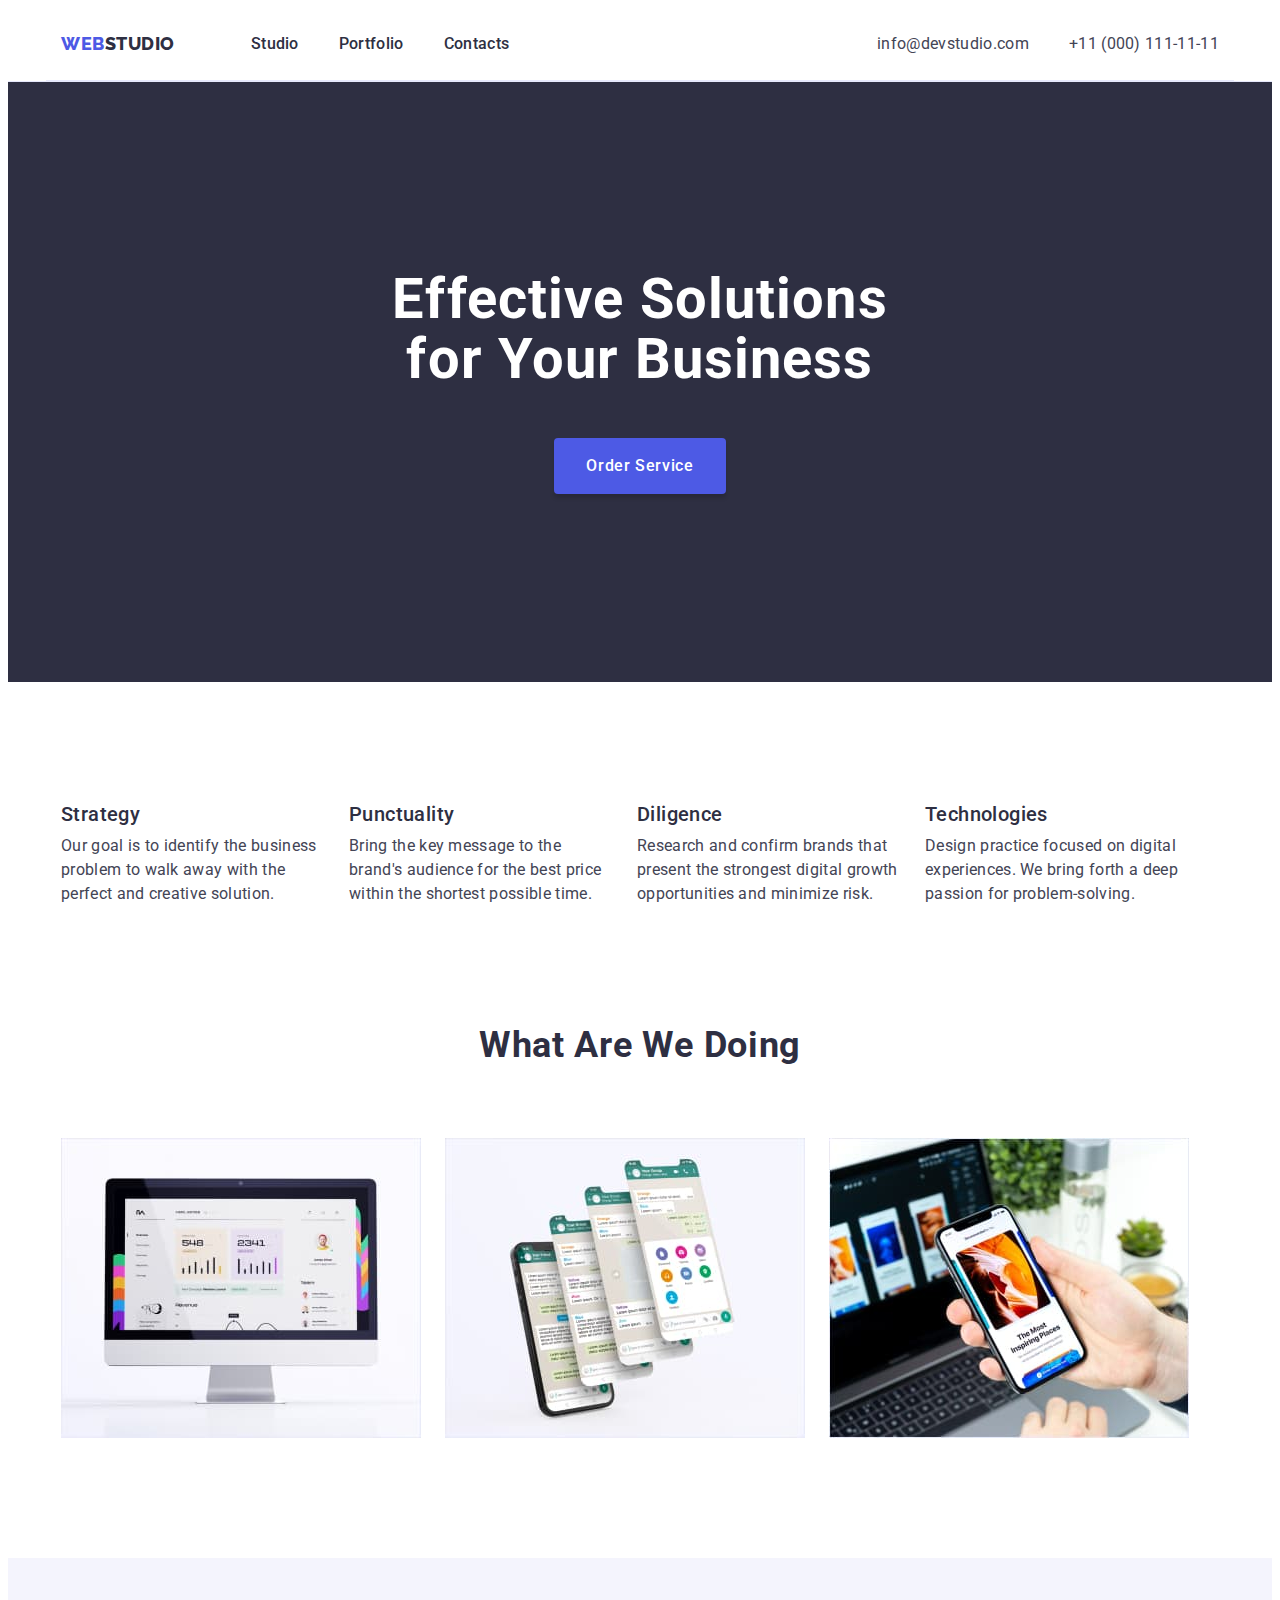
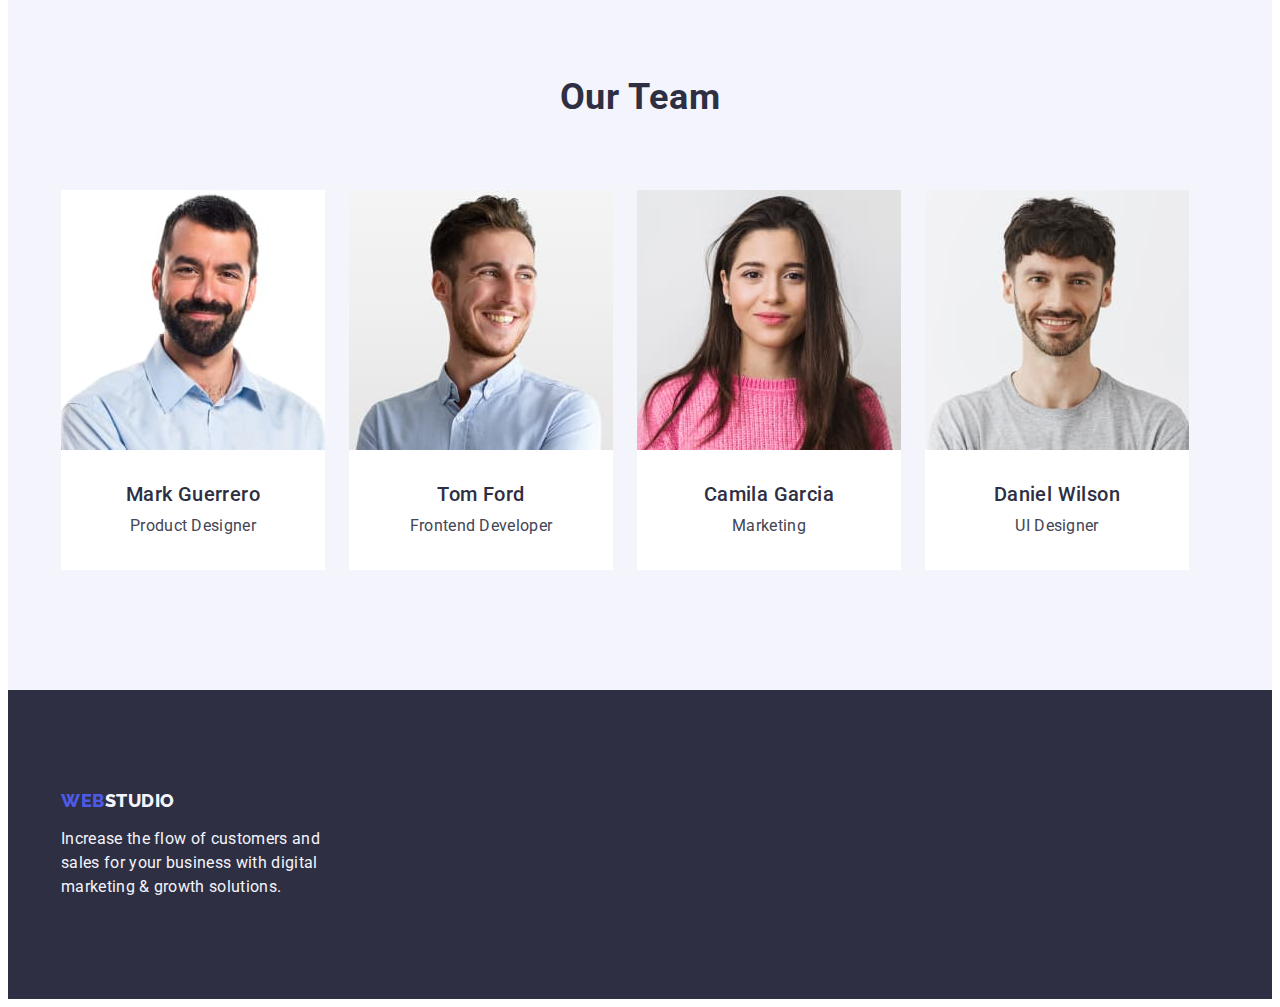
<file: index.html>
<!DOCTYPE html>
<html lang="en">
  <head>
    <meta charset="UTF-8" />
    <meta http-equiv="X-UA-Compatible" content="IE=edge" />
    <meta name="viewport" content="width=device-width, initial-scale=1.0" />
    <title>Document</title>
    <link
      rel="stylesheet"
      href="https://cdnjs.cloudflare.com/ajax/libs/modern-normalize/1.1.0/modern-normalize.min.css"
      integrity="sha512-wpPYUAdjBVSE4KJnH1VR1HeZfpl1ub8YT/NKx4PuQ5NmX2tKuGu6U/JRp5y+Y8XG2tV+wKQpNHVUX03MfMFn9Q=="
      crossorigin="anonymous"
      referrerpolicy="no-referrer"
    />
    <link rel="preconnect" href="https://fonts.googleapis.com" />
    <link rel="preconnect" href="https://fonts.gstatic.com" crossorigin />
    <link
      href="https://fonts.googleapis.com/css2?family=Raleway:wght@800&family=Roboto:wght@400;500;700;900&display=swap"
      rel="stylesheet"
    />
    <link rel="stylesheet" href="./css/styles.css" />
  </head>
  <body>
    <header class="header">
      <div class="container container-header">
        <nav class="header-navigation">
          <a href="./index.html" class="main-link link"
            >Web<span class="main-link-span">Studio</span></a
          >
          <ul class="list link header-navigation-nav">
            <li><a href="./index.html" class="list-item link">Studio</a></li>
            <li>
              <a href="./portfolio.html" class="list-item link">Portfolio</a>
            </li>
            <li><a href="" class="list-item link">Contacts </a></li>
          </ul>
        </nav>
        <address class="address-main auth-nav">
          <ul class="list link">
            <li>
              <a href="mailto:info@devstudio.com" class="address link"
                >info@devstudio.com</a
              >
            </li>
            <li>
              <a href="tel:+110001111111" class="address link"
                >+11 (000) 111-11-11</a
              >
            </li>
          </ul>
        </address>
      </div>
    </header>
    <main>
      <section class="hero-section">
        <div class="container">
          <h1 class="hero">Effective Solutions for Your Business</h1>
          <button type="button" class="button">Order Service</button>
        </div>
      </section>
      <section class="features-main">
        <div class="container">
          <h2 class="hero-text visually-hidden" hidden>Features</h2>
          <ul class="list link features-list">
            <li class="features-list-item">
              <h3 class="features-header-item">Strategy</h3>
              <p class="features-header-text">
                Our goal is to identify the business problem to walk away with
                the perfect and creative solution.
              </p>
            </li>
            <li class="features-list-item">
              <h3 class="features-header-item">Punctuality</h3>
              <p class="features-header-text">
                Bring the key message to the brand's audience for the best price
                within the shortest possible time.
              </p>
            </li>
            <li class="features-list-item">
              <h3 class="features-header-item">Diligence</h3>
              <p class="features-header-text">
                Research and confirm brands that present the strongest digital
                growth opportunities and minimize risk.
              </p>
            </li>
            <li class="features-list-item">
              <h3 class="features-header-item">Technologies</h3>
              <p class="features-header-text">
                Design practice focused on digital experiences. We bring forth a
                deep passion for problem-solving.
              </p>
            </li>
          </ul>
        </div>
      </section>
      <section class="our-works">
        <div class="container">
          <h2 class="header-item">What are we doing</h2>
          <ul class="list our-works-items">
            <li class="photos-works">
              <img
                src="./images/photo1.jpg"
                alt="computer"
                width="360"
                height="300"
              />
            </li>
            <li class="photos-works">
              <img
                src="./images/photo2.jpg"
                alt="phones"
                width="360"
                height="300"
              />
            </li>
            <li class="photos-works">
              <img
                src="./images/photo3.jpg"
                alt="phone in hand"
                width="360"
                height="300"
              />
            </li>
          </ul>
        </div>
      </section>
      <section class="team-section">
        <div class="container">
          <h2 class="header-item">Our Team</h2>
          <ul class="list team-items">
            <li class="team-member">
              <img
                src="./images/phototeam1.jpg"
                alt="Mark Guerrero"
                width="264"
                height="260"
              />
              <div class="team-member-text">
                <h3 class="team-header-item">Mark Guerrero</h3>
                <p class="team-header-text">Product Designer</p>
              </div>
            </li>
            <li class="team-member">
              <img
                src="./images/phototeam2.jpg"
                alt="Tom Ford"
                width="264"
                height="260"
              />
              <div class="team-member-text">
                <h3 class="team-header-item">Tom Ford</h3>
                <p class="team-header-text">Frontend Developer</p>
              </div>
            </li>
            <li class="team-member">
              <img
                src="./images/phototeam3.jpg"
                alt="Camila Garcia"
                width="264"
                height="260"
              />
              <div class="team-member-text">
                <h3 class="team-header-item">Camila Garcia</h3>
                <p class="team-header-text">Marketing</p>
              </div>
            </li>
            <li class="team-member">
              <img
                src="./images/phototeam4.jpg"
                alt="Daniel Wilson"
                width="264"
                height="260"
              />
              <div class="team-member-text">
                <h3 class="team-header-item">Daniel Wilson</h3>
                <p class="team-header-text">UI Designer</p>
              </div>
            </li>
          </ul>
        </div>
      </section>
    </main>
    <footer>
      <section class="footer">
        <div class="container">
          <div class="footer-items">
            <a href="./index.html" class="main-link link"
              >Web<span class="footer-link-span">Studio</span></a
            >
            <p class="footer-text">
              Increase the flow of customers and sales for your business with
              digital marketing & growth solutions.
            </p>
          </div>
        </div>
      </section>
    </footer>
  </body>
</html>
</file>
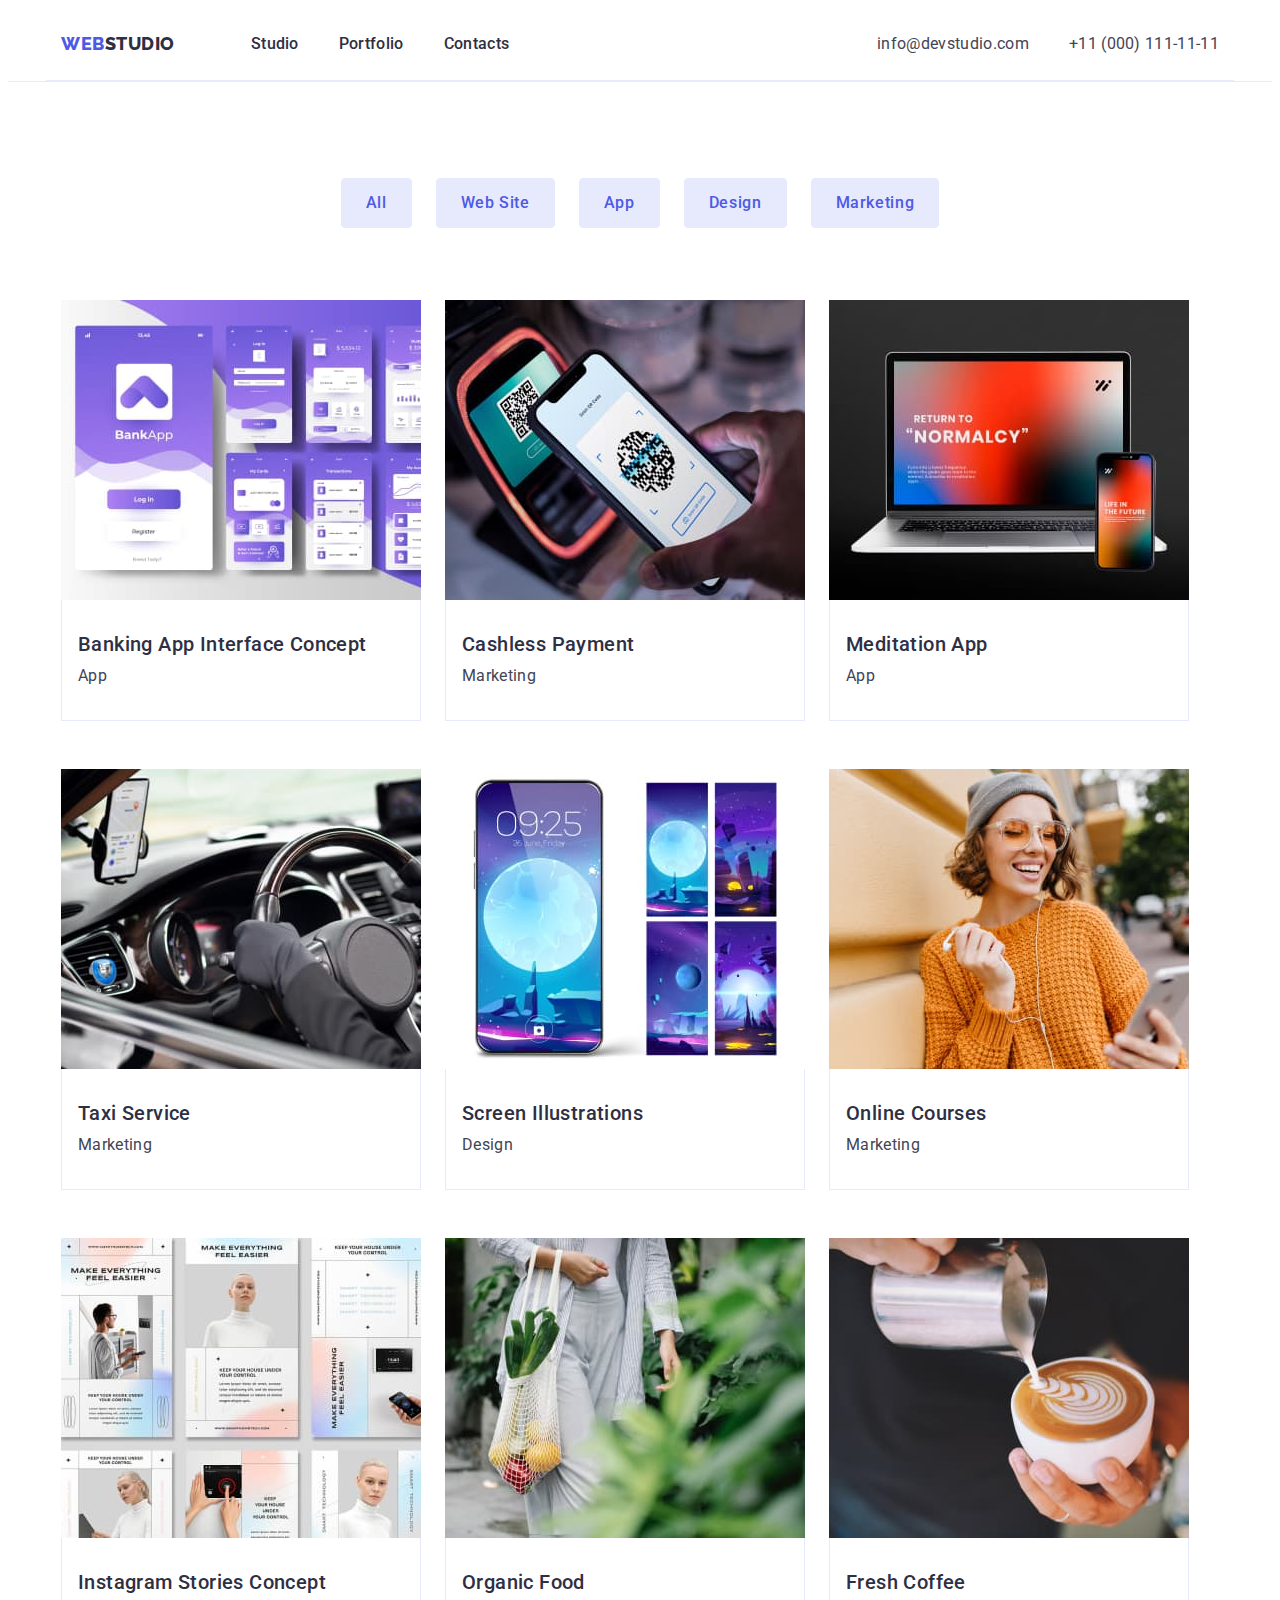
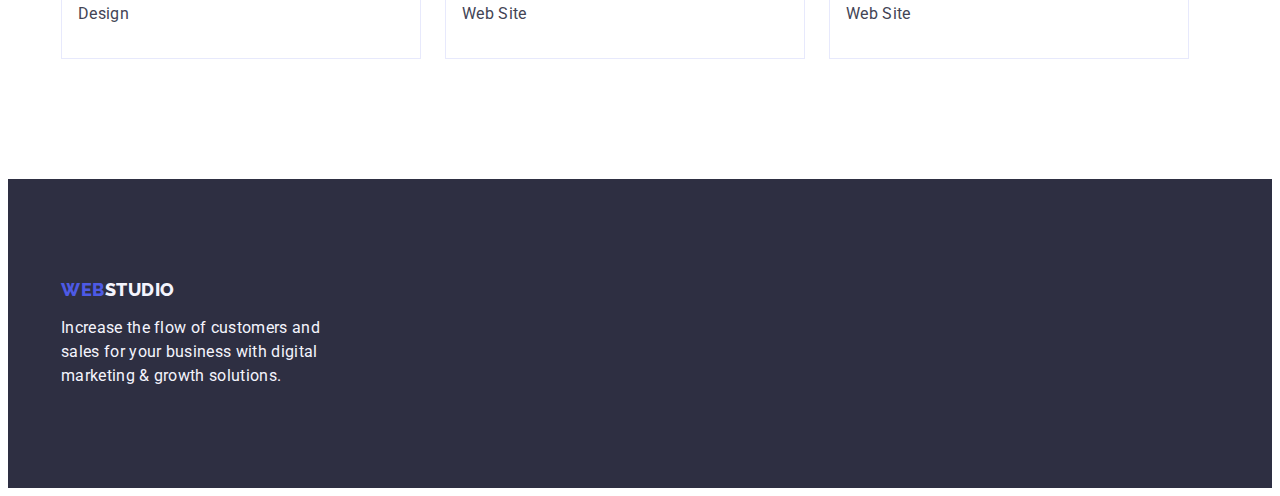
<file: portfolio.html>
<!DOCTYPE html>
<html lang="en">
  <head>
    <meta charset="UTF-8" />
    <meta http-equiv="X-UA-Compatible" content="IE=edge" />
    <meta name="viewport" content="width=device-width, initial-scale=1.0" />
    <title>Document</title>
    <link
      rel="stylesheet"
      href="https://cdnjs.cloudflare.com/ajax/libs/modern-normalize/1.1.0/modern-normalize.min.css"
      integrity="sha512-wpPYUAdjBVSE4KJnH1VR1HeZfpl1ub8YT/NKx4PuQ5NmX2tKuGu6U/JRp5y+Y8XG2tV+wKQpNHVUX03MfMFn9Q=="
      crossorigin="anonymous"
      referrerpolicy="no-referrer"
    />
    <link rel="preconnect" href="https://fonts.googleapis.com" />
    <link rel="preconnect" href="https://fonts.gstatic.com" crossorigin />
    <link
      href="https://fonts.googleapis.com/css2?family=Raleway:wght@800&family=Roboto:wght@400;500;700;900&display=swap"
      rel="stylesheet"
    />
    <link rel="stylesheet" href="./css/styles.css" />
  </head>
  <body>
    <header class="header">
      <div class="container container-header">
        <nav class="header-navigation">
          <a href="./index.html" class="main-link link"
            >Web<span class="main-link-span">Studio</span></a
          >
          <ul class="list link header-navigation-nav">
            <li><a href="./index.html" class="list-item link">Studio</a></li>
            <li>
              <a href="./portfolio.html" class="list-item link">Portfolio</a>
            </li>
            <li><a href="" class="list-item link">Contacts </a></li>
          </ul>
        </nav>
        <address class="address-main auth-nav">
          <ul class="list link">
            <li>
              <a href="mailto:info@devstudio.com" class="address link"
                >info@devstudio.com</a
              >
            </li>
            <li>
              <a href="tel:+110001111111" class="address link"
                >+11 (000) 111-11-11</a
              >
            </li>
          </ul>
        </address>
      </div>
    </header>
    <main>
      <section class="portfolio">
        <div class="container">
          <h1 class="visually-hidden" hidden>Portfolio</h1>
          <ul class="list portfolio-items">
            <li><button type="button" class="portfolio-button">All</button></li>
            <li>
              <button type="button" class="portfolio-button">Web Site</button>
            </li>
            <li><button type="button" class="portfolio-button">App</button></li>
            <li>
              <button type="button" class="portfolio-button">Design</button>
            </li>
            <li>
              <button type="button" class="portfolio-button">Marketing</button>
            </li>
          </ul>
          <ul class="list portfolio-services">
            <li class="portfolio-services-items">
              <a href="" class="link">
                <img
                  src="./images/portfolio-photo-1.jpg"
                  alt="Banking App Interface Concept"
                  width="360"
                  class=""
                />
                <div class="portfolio-services-text">
                  <h2 class="portfolio-header-item">
                    Banking App Interface Concept
                  </h2>
                  <p class="portfolio-header-text">App</p>
                </div>
              </a>
            </li>
            <li class="link portfolio-services-items">
              <a href="" class="link">
                <img
                  src="./images/portfolio-photo-2.jpg"
                  alt="Cashless Payment"
                  width="360"
                />
                <div class="portfolio-services-text">
                  <h2 class="portfolio-header-item">Cashless Payment</h2>
                  <p class="portfolio-header-text">Marketing</p>
                </div>
              </a>
            </li>
            <li class="portfolio-services-items">
              <a href="" class="link">
                <img
                  src="./images/portfolio-photo-3.jpg"
                  alt="Meditation App"
                  width="360"
                />
                <div class="portfolio-services-text">
                  <h2 class="portfolio-header-item">Meditation App</h2>
                  <p class="portfolio-header-text">App</p>
                </div>
              </a>
            </li>
            <li class="portfolio-services-items">
              <a href="" class="link">
                <img
                  src="./images/portfolio-photo-4.jpg"
                  alt="Taxi Service"
                  width="360"
                />
                <div class="portfolio-services-text">
                  <h2 class="portfolio-header-item">Taxi Service</h2>
                  <p class="portfolio-header-text">Marketing</p>
                </div>
              </a>
            </li>
            <li class="portfolio-services-items">
              <a href="" class="link">
                <img
                  src="./images/portfolio-photo-5.jpg"
                  alt="Screen Illustrations"
                  width="360"
                />
                <div class="portfolio-services-text">
                  <h2 class="portfolio-header-item">Screen Illustrations</h2>
                  <p class="portfolio-header-text">Design</p>
                </div>
              </a>
            </li>
            <li class="portfolio-services-items">
              <a href="" class="link">
                <img
                  src="./images/portfolio-photo-6.jpg"
                  alt="Online Courses"
                  width="360"
                />
                <div class="portfolio-services-text">
                  <h2 class="portfolio-header-item">Online Courses</h2>
                  <p class="portfolio-header-text">Marketing</p>
                </div>
              </a>
            </li>
            <li class="portfolio-services-items">
              <a href="" class="link">
                <img
                  src="./images/portfolio-photo-7.jpg"
                  alt="Instagram Stories Concept"
                  width="360"
                />
                <div class="portfolio-services-text">
                  <h2 class="portfolio-header-item">
                    Instagram Stories Concept
                  </h2>
                  <p class="portfolio-header-text">Design</p>
                </div>
              </a>
            </li>
            <li class="portfolio-services-items">
              <a href="" class="link">
                <img
                  src="./images/portfolio-photo-8.jpg"
                  alt="Organic Food"
                  width="360"
                />
                <div class="portfolio-services-text">
                  <h2 class="portfolio-header-item">Organic Food</h2>
                  <p class="portfolio-header-text">Web Site</p>
                </div>
              </a>
            </li>
            <li class="portfolio-services-items">
              <a href="" class="link">
                <img
                  src="./images/portfolio-photo-9.jpg"
                  alt="Fresh Coffee"
                  width="360"
                />
                <div class="portfolio-services-text">
                  <h2 class="portfolio-header-item">Fresh Coffee</h2>
                  <p class="portfolio-header-text">Web Site</p>
                </div>
              </a>
            </li>
          </ul>
        </div>
      </section>
    </main>
    <footer>
      <section class="footer">
        <div class="container">
          <div class="footer-items">
            <a href="./index.html" class="main-link link"
              >Web<span class="footer-link-span">Studio</span></a
            >
            <p class="footer-text">
              Increase the flow of customers and sales for your business with
              digital marketing & growth solutions.
            </p>
          </div>
        </div>
      </section>
    </footer>
  </body>
</html>
</file>
<file: css/styles.css>
/*
*,
*::before,
*::after {
  box-sizing: border-box;
}
*/

:root {
}

h1,
h2,
h3,
h4,
h5,
h6,
p,
ul {
  margin: 0;
}

img {
  display: block;
  max-width: 100%;
  height: auto;
}

ul {
  margin: 0;
  padding-left: 0;
}

body {
  color: #434455;
  font-family: "Roboto", sans-serif;
  background-color: #ffffff;
}

.link {
  text-decoration: none;
  list-style: none;
}
.container {
  max-width: 1158px;
  padding-left: 15px;
  padding-right: 15px;
  margin: 0;
  margin: 0 auto;
}

.visually-hidden {
  position: absolute;
  width: 1px;
  height: 1px;
  margin: -1px;
  border: 0;
  padding: 0;
  white-space: nowrap;
  clip-path: inset(100%);
  clip: rect(0 0 0 0);
  overflow: hidden;
}

/* HEADER */
.header {
  border-bottom: 1px solid #e7e9fc;
}
.container-header {
  align-items: center;
  display: flex;
  border-bottom: 1px solid #e7e9fc;
}

.header-navigation {
  display: flex;
  align-items: center;
}

.header-navigation-nav {
  display: flex;
  padding-top: 24px;
  padding-bottom: 24px;
  margin-left: 76px;
}

.header-navigation-nav > li:not(:last-child) {
  margin-right: 40px;
}

.main-link {
  font-family: "Raleway", sans-serif;
  font-weight: 800;
  font-size: 18px;
  line-height: 1.17;
  letter-spacing: 0.03em;
  text-transform: uppercase;
  color: #4d5ae5;
}

.main-link-span {
  color: #2e2f42;
}

.main-link:hover,
.main-link:focus,
.main-link:active {
  color: #404bbf;
}

.list {
  list-style: none;
}

.list-item {
  font-family: "Roboto";
  font-weight: 500;
  font-size: 16px;
  line-height: 1.5;
  letter-spacing: 0.02em;
  color: #2e2f42;
  cursor: pointer;
}

.list-item:hover,
.list-item:focus {
  color: #404bbf;
}

.address-main {
  font-style: normal;
}

.auth-nav {
  margin-left: auto;
}

.auth-nav > ul {
  display: flex;
}

.auth-nav > ul > li:not(:last-child) {
  margin-right: 40px;
}

.address {
  font-weight: 400;
  font-style: normal;
  font-size: 16px;
  line-height: 1.5;
  letter-spacing: 0.02em;
  color: #434455;
}

.address:focus,
.address:hover {
  color: #404bbf;
}

.header-item {
  font-family: "Roboto";
  font-weight: 700;
  font-size: 36px;
  line-height: 1.11;
  letter-spacing: 0.02em;
  text-transform: capitalize;
  color: #2e2f42;
  text-align: center;
}

/* HERO section */

.hero-section {
  background-color: #2e2f42;
  padding-top: 188px;
  padding-bottom: 188px;
  text-align: center;
}

.hero {
  font-family: "Roboto";
  font-weight: 700;
  text-align: center;
  font-size: 56px;
  line-height: 1.07;
  letter-spacing: 0.02em;
  color: #ffffff;
  max-width: 496px;
  margin: 0 auto;
}

.button {
  font-family: "Roboto", sans-serif;
  font-weight: 500;
  font-size: 16px;
  line-height: 1.5;
  letter-spacing: 0.04em;
  background-color: #4d5ae5;
  color: #ffffff;
  cursor: pointer;
  margin-top: 48px;
  padding: 16px 32px;
  box-shadow: 0px 4px 4px rgba(0, 0, 0, 0.15);
  border-radius: 4px;
  border: #4d5ae5;
}

.button:hover,
.button:focus {
  background-color: #404bbf;
}

/* FEATURES section */
.features-main {
  padding-top: 120px;
  padding-bottom: 120px;
}

.features-header-item,
.team-header-item {
  font-family: "Roboto";
  font-weight: 500;
  font-size: 20px;
  line-height: 1.2;
  letter-spacing: 0.02em;
  color: #2e2f42;
}

.features-header-text,
.team-header-text {
  font-family: "Roboto";
  font-size: 16px;
  line-height: 1.5;
  font-weight: 400;
  letter-spacing: 0.02em;
  color: #434455;
}

.features-list {
  display: flex;
}

.features-list-item:not(:last-child) {
  margin-right: 24px;
}

.features-list-item > h3 {
  margin-bottom: 8px;
}

.features-list-item {
  width: 264px;
}

/* WORKS section */

.our-works {
  padding-bottom: 120px;
}

.our-works-items {
  margin-top: 72px;
  display: flex;
  gap: 24px;
}
.photos-works {
  display: flex;
  flex-wrap: nowrap;
}

/* TEAM section */

.team-section {
  background-color: #f4f4fd;
  padding-top: 120px;
  padding-bottom: 120px;
}

.team-items {
  display: flex;
  margin-top: 72px;
}

.team-items > :not(:last-child) {
  margin-right: 24px;
}

.team-member {
  background-color: #ffffff;
  text-align: center;
}

.team-header-item {
  margin-bottom: 8px;
}

.team-member-text {
  padding-bottom: 32px;
  padding-top: 32px;
}

/* FOOTER */

.footer {
  background-color: #2e2f42;
  padding-bottom: 100px;
  padding-top: 100px;
}

.footer-text {
  font-family: "Roboto";
  font-size: 16px;
  font-weight: 400;
  line-height: 1.5;
  letter-spacing: 0.02em;
  color: #f4f4fd;
  margin-top: 16px;
}
.footer-link-span {
  color: #f4f4fd;
}

.footer-items {
  display: flex;
  width: 264px;
  flex-direction: column;
}

/* PORTFOLIO PAGE */

/* PORTFOLIO BUTTONS */

.portfolio {
  padding-top: 96px;
  padding-bottom: 120px;
}

.portfolio-items {
  display: flex;
  justify-content: center;
  margin-bottom: 72px;
}

.portfolio-items > li:not(:last-child) {
  margin-right: 24px;
}

.portfolio-button {
  font-family: "Roboto", sans-serif;
  font-weight: 500;
  font-size: 16px;
  line-height: 1.5;
  letter-spacing: 0.04em;
  color: #4d5ae5;
  background-color: #e7e9fc;
  border: 1px solid #e7e9fc;
  cursor: pointer;
  padding: 12px 24px;
  border-radius: 4px;
}

.portfolio-button:hover,
.portfolio-button:focus {
  color: #ffffff;
  background-color: #404bbf;
}

/* PORTFOLIO SERVICES */

.portfolio-services {
  display: flex;
  flex-wrap: wrap;
  gap: 48px 24px;
}

.portfolio-services-items {
}

.portfolio-services-items:nth-last-child(-n + 3) {
  margin-bottom: 0;
}

/* Чому тут це не працює?
.portfolio-services-items {
  width: 33.3333%;
  margin-right: 24px;
}

.portfolio-services-items:nth-child(3n) {
  margin-right: 0;
}
*/

.portfolio-header-item {
  font-family: "Roboto";
  font-weight: 500;
  font-size: 20px;
  line-height: 1.2;
  letter-spacing: 0.02em;
  color: #2e2f42;
  margin-bottom: 8px;
}

.portfolio-header-text {
  font-family: "Roboto";
  font-weight: 400;
  font-size: 16px;
  line-height: 1.5;
  letter-spacing: 0.02em;
  color: #434455;
}

.portfolio-services-text {
  padding: 32px 16px;
  border: 1px solid #e7e9fc;
  border-top: 0;
}
</file>
